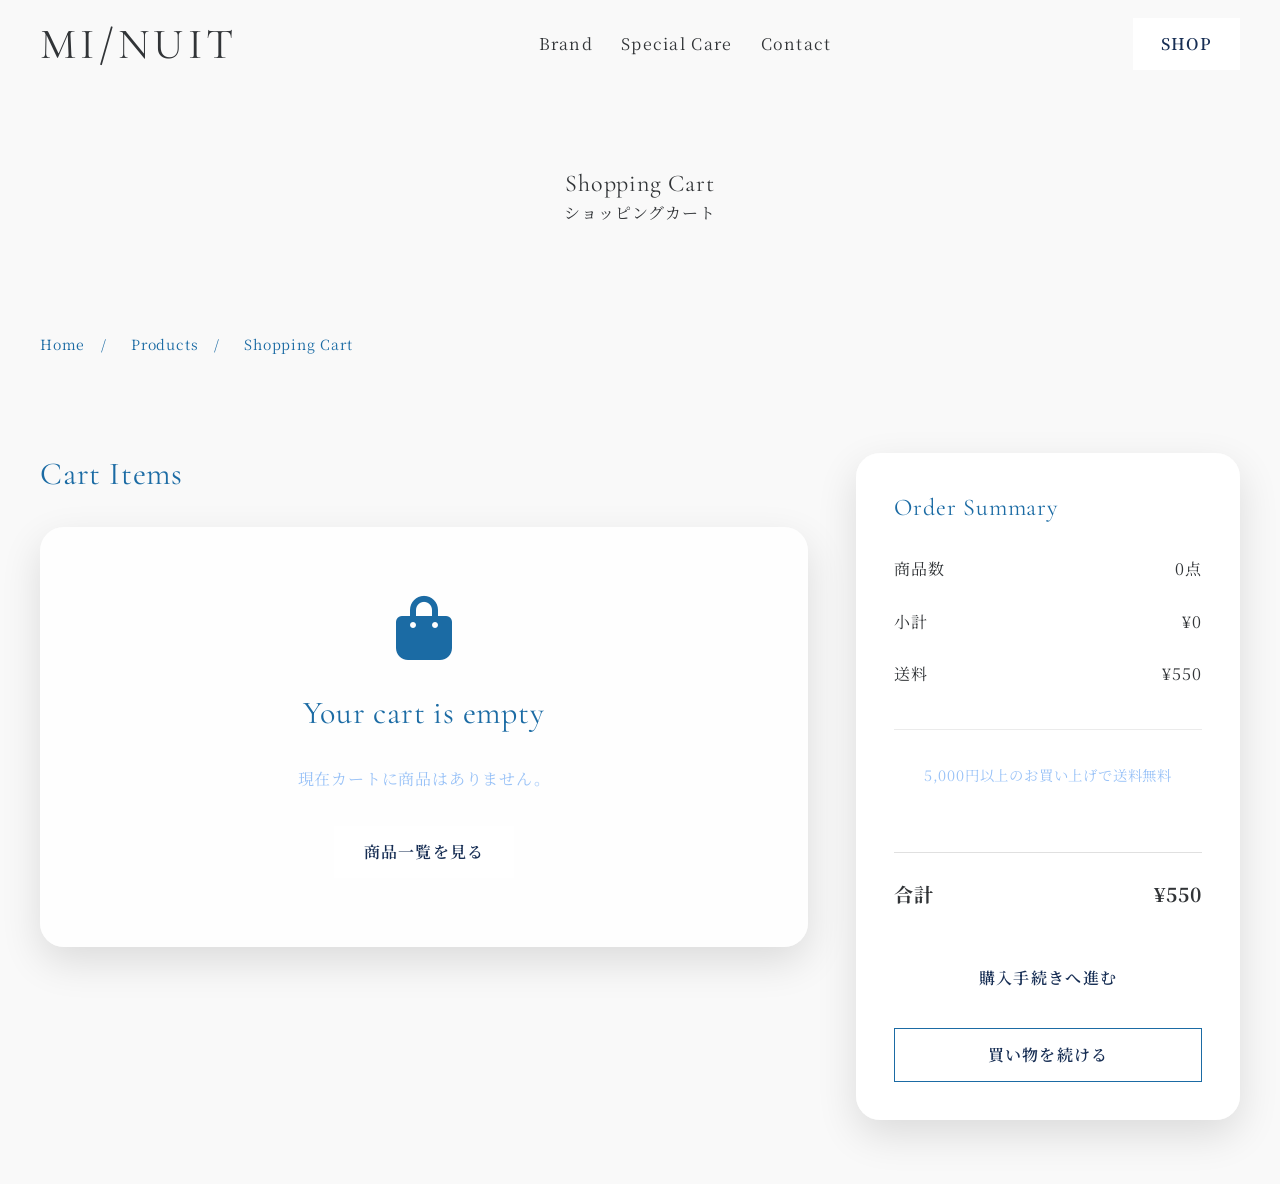
<file: cart.html>
<!DOCTYPE html>
<html lang="ja">
    <head>
        <meta charset="UTF-8">
        <meta name="viewport" content="width=device-width, initial-scale=1.0">
        <meta name="description" content="MI/NUITのカート中身のページです。">
        <!-- Google Fonts -->
        <link rel="preconnect" href="https://fonts.googleapis.com">
        <link rel="preconnect" href="https://fonts.gstatic.com" crossorigin>
        <link href="https://fonts.googleapis.com/css2?family=Cormorant+Garamond:ital,wght@0,300..700;1,300..700&family=Noto+Serif+JP:wght@200..900&display=swap" 
                rel="stylesheet">
        <!-- Font Awesome -->
        <link rel="stylesheet"
            href="https://cdnjs.cloudflare.com/ajax/libs/font-awesome/6.7.2/css/all.min.css">       
        <!-- CSS -->
        <link rel="stylesheet" href="css/reset.css">
        <link rel="stylesheet" href="css/common.css">
        <link rel="stylesheet" href="css/cart.css">
        <title>Shopping Cart | MI/NUIT</title>
    </head>
    <body class="cart">
        <header class="l-header l-header--light">
            <div class="l-container">
                <div class="l-header__inner">
                    <!-- Logo -->
                    <h1 class="l-header__logo">
                        <a href="index.html">MI/NUIT</a>
                    </h1>
                    <!-- Navigation -->
                    <button type="button" class="l-header__toggle" aria-controls="header-navigation" aria-expanded="false" aria-label="メニューを開く"><span></span><span></span><span></span></button>
                    <nav class="l-header__nav" id="header-navigation" aria-label="メインナビゲーション">
                        <ul class="l-header__menu">
                            <li class="l-header__item">
                                <a href="brand.html" class="l-header__link">
                                    Brand
                                </a>
                            </li>
                            <li class="l-header__item">
                                <a href="#special-care" class="l-header__link">
                                    Special Care
                                </a>
                            </li>
                            <li class="l-header__item">
                                <a href="contact.html" class="l-header__link">
                                    Contact
                                </a>
                            </li>
                        </ul>
                    </nav>
                    <!-- Button Area -->
                    <div class="l-header__actions">
                        <a href="products.html"class="c-button c-button--primary">
                            SHOP
                        </a>
                    </div>
                </div>
            </div>
        </header>
        <main>
            <section class="c-page-header">
                <div class="l-container">
                    <h1 class="c-page-header__title">
                        Shopping Cart
                    </h1>
                    <p class="c-page-header__subtitle">
                        ショッピングカート
                    </p>
                </div>
            </section>
            <nav class="c-breadcrumb"aria-label="パンくずリスト">
                <div class="l-container">
                    <ol class="c-breadcrumb__list">
                        <li class="c-breadcrumb__item">
                            <a
                                href="index.html"
                                class="c-breadcrumb__link">
                                Home
                            </a>
                        </li>
                        <li class="c-breadcrumb__item">
                            <a href="products.html"
                                class="c-breadcrumb__link">
                                Products
                            </a>
                        </li>
                        <li class="c-breadcrumb__item"aria-current="page">
                            Shopping Cart
                        </li>
                    </ol>
                </div>
            </nav>
            <section class="p-cart">
                <div class="l-container">
                    <div class="p-cart__layout">
                        <div class="p-cart__items">
                            <h2 class="p-cart__title">
                                Cart Items
                            </h2>
                            <div class="p-cart__list">
                                <!-- JSで商品カードを生成 -->
                            </div>
                        </div>
                        <aside class="p-cart__summary">
                            <h2 class="p-cart__summary-title">
                                Order Summary
                            </h2>
                            <dl class="p-cart__summary-list">
                                <div class="p-cart__summary-row">
                                    <dt>商品数</dt>
                                    <dd id="cart-count">
                                        0点
                                    </dd>
                                </div>
                                <div class="p-cart__summary-row">
                                    <dt>小計</dt>
                                    <dd id="cart-subtotal">
                                        ¥0
                                    </dd>
                                </div>
                                <div class="p-cart__summary-row">
                                    <dt>送料</dt>
                                    <dd id="cart-shipping">
                                        ¥550
                                    </dd>
                                </div>
                            </dl>
                            <p
                                class="p-cart__shipping-message"
                                id="cart-shipping-message">
                                5,000円以上のお買い上げで送料無料
                            </p>
                            <dl class="p-cart__summary-list">
                                <div class="p-cart__summary-row
                                            p-cart__summary-row--total">
                                    <dt>合計</dt>
                                    <dd id="cart-total">
                                        ¥0
                                    </dd>
                                </div>
                            </dl>
                            <div class="p-cart__actions">
                                <a href="checkout.html"class="c-button 
                                                    c-button--primary c-button--block">
                                    購入手続きへ進む
                                </a>
                                <a href="products.html"class="c-button 
                                                                c-button--outline c-button--block">
                                    買い物を続ける
                                </a>
                            </div>
                        </aside>
                    </div>
                </div>
            </section>
        </main>
        <footer>

        </footer>
    </body>
    <script src="js/main.js"></script>
    <script src="js/cart.js"></script>
</html>
</file>
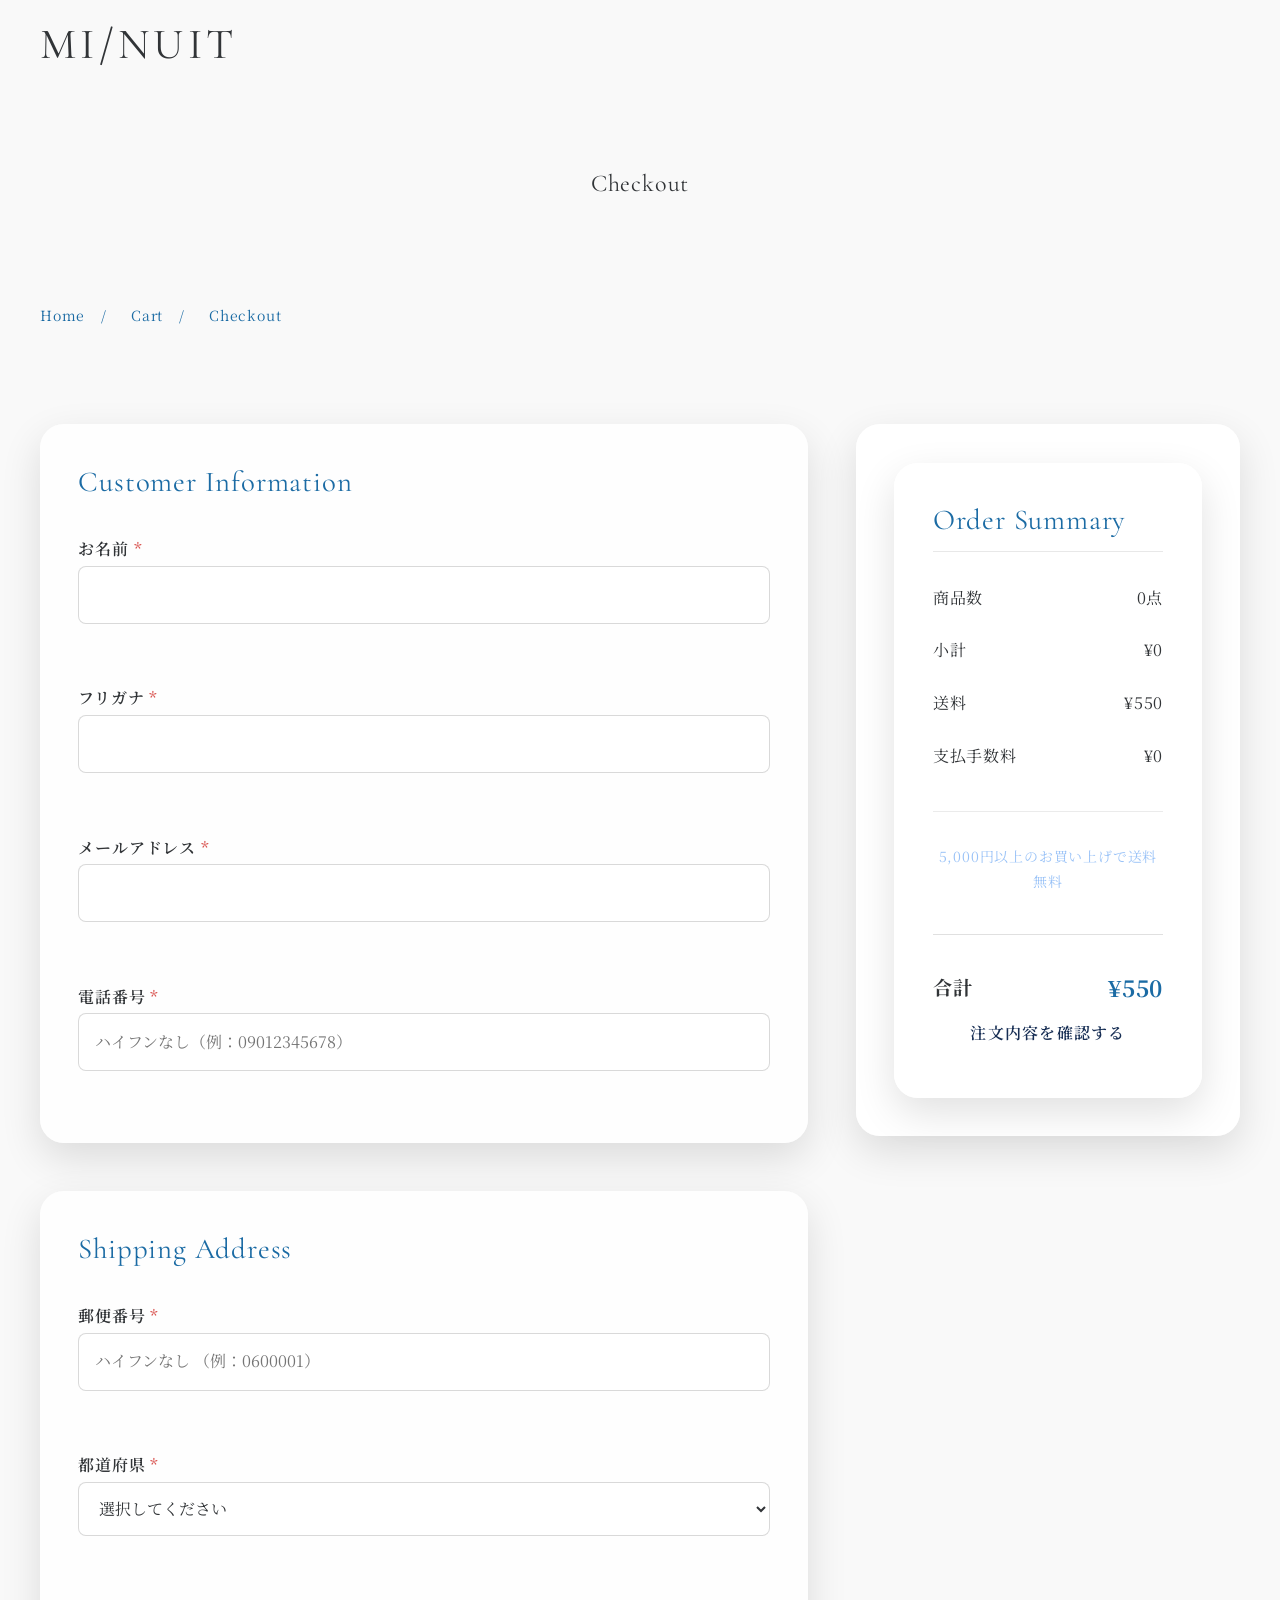
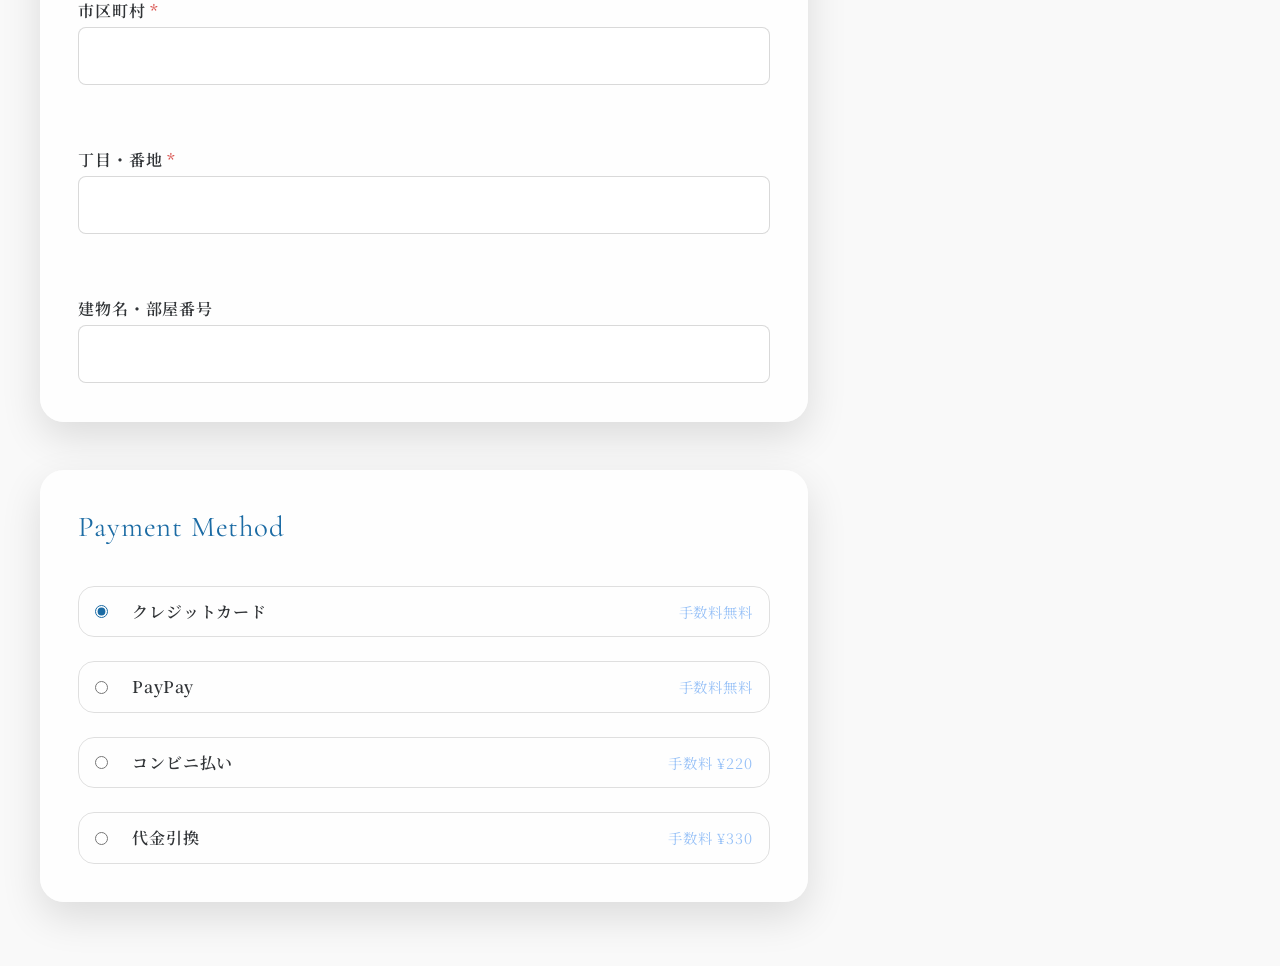
<file: checkout.html>
<!DOCTYPE html>
<html lang="ja">
    <head>
        <meta charset="UTF-8">
        <meta name="viewport" content="width=device-width, initial-scale=1.0">
        <meta name="description" content="MI/NUITのチェックアウトページです">
        <!-- Google Fonts -->
        <link rel="preconnect" href="https://fonts.googleapis.com">
        <link rel="preconnect" href="https://fonts.gstatic.com" crossorigin>
        <link href="https://fonts.googleapis.com/css2?family=Cormorant+Garamond:ital,wght@0,300..700;1,300..700&family=Noto+Serif+JP:wght@200..900&display=swap" 
                rel="stylesheet">
        <!-- Font Awesome -->
        <link rel="stylesheet"
                href="https://cdnjs.cloudflare.com/ajax/libs/font-awesome/6.7.2/css/all.min.css">
        <!-- CSS -->
        <link rel="stylesheet" href="css/reset.css">
        <link rel="stylesheet" href="css/common.css">
        <link rel="stylesheet" href="css/summary.css">
        <link rel="stylesheet" href="css/checkout.css">
        <title>Checkout| MI/NUIT</title>
    </head>
    <body>
        <header class="l-header l-header--light">
            <div class="l-container"><div class="l-header__inner">
                <h1 class="l-header__logo"><a href="index.html">MI/NUIT</a></h1>
            </div></div>
        </header>
        <main>
            <!-- ==========================================
                Page Header
            ========================================== -->
            <section class="c-page-header">
                <div class="l-container">
                    <h1 class="c-page-header__title">
                        Checkout
                    </h1>
                </div>
            </section>
            <!-- ==========================================
                Breadcrumb
            ========================================== -->
            <nav class="c-breadcrumb"aria-label="パンくずリスト">
                <div class="l-container">
                    <ol class="c-breadcrumb__list">
                        <li class="c-breadcrumb__item">
                            <a href="index.html">
                                Home
                            </a>
                        </li>
                        <li class="c-breadcrumb__item">
                            <a href="cart.html">
                                Cart
                            </a>
                        </li>
                        <li class="c-breadcrumb__item"aria-current="page">
                            Checkout
                        </li>
                    </ol>
                </div>
            </nav>
            <!-- ==========================================
            Checkout
            ========================================== -->
            <section class="p-checkout">
                <div class="l-container">
                    <div class="p-checkout__layout">
                        <!-- Checkout Form -->
                        <div class="p-checkout__form">
                            <section class="p-checkout-section">
                                <h2 class="p-checkout-section__title">
                                    Customer Information
                                </h2>
                                <div class="p-checkout-section__body">
                                    <div class="p-form-group">
                                        <label
                                            for="customer-name"
                                            class="p-form-group__label">
                                            お名前
                                            <span class="p-form-group__required">
                                                *
                                            </span>
                                        </label>
                                        <input
                                            id="customer-name"
                                            class="p-form-group__input"
                                            type="text"
                                            autocomplete="name"
                                            required>
                                        <p class="p-form-group__error"></p>
                                    </div>
                                    <div class="p-form-group">
                                        <label
                                            for="customer-kana"
                                            class="p-form-group__label">
                                            フリガナ
                                            <span class="p-form-group__required">
                                                *
                                            </span>
                                        </label>
                                        <input
                                            id="customer-kana"
                                            class="p-form-group__input"
                                            type="text"
                                            autocomplete="off"
                                            required>
                                        <p class="p-form-group__error"></p>
                                    </div>
                                    <div class="p-form-group">
                                        <label
                                            for="customer-email"
                                            class="p-form-group__label">
                                            メールアドレス
                                            <span class="p-form-group__required">
                                                *
                                            </span>
                                        </label>
                                        <input
                                            id="customer-email"
                                            class="p-form-group__input"
                                            type="email"
                                            autocomplete="email"
                                            required>
                                        <p class="p-form-group__error"></p>
                                    </div>
                                    <div class="p-form-group">
                                        <label
                                            for="customer-phone"
                                            class="p-form-group__label">
                                            電話番号
                                            <span class="p-form-group__required">
                                                *
                                            </span>
                                        </label>
                                        <input
                                            id="customer-phone"
                                            class="p-form-group__input"
                                            type="tel"
                                            autocomplete="tel"
                                            placeholder="ハイフンなし（例：09012345678）"
                                            required>
                                        <p class="p-form-group__error"></p>
                                    </div>
                                </div>
                            </section>
                            <section class="p-checkout-section">
                                <h2 class="p-checkout-section__title">
                                    Shipping Address
                                </h2>
                                <div class="p-checkout-section__body">
                                    <!-- Postal Code -->
                                    <div class="p-form-group">
                                        <label
                                            for="postal-code"
                                            class="p-form-group__label">
                                            郵便番号
                                            <span class="p-form-group__required">*</span>
                                        </label>
                                        <input
                                            id="postal-code"
                                            class="p-form-group__input"
                                            type="text"
                                            inputmode="numeric"
                                            autocomplete="postal-code"
                                            placeholder="ハイフンなし （例：0600001）"
                                            required>
                                        <p class="p-form-group__error"></p>
                                    </div>
                                    <!-- Prefecture -->
                                    <div class="p-form-group">
                                        <label
                                            for="prefecture"
                                            class="p-form-group__label">
                                            都道府県
                                            <span class="p-form-group__required">*</span>
                                        </label>
                                        <select
                                            id="prefecture"
                                            class="p-form-group__select"
                                            required>
                                            <option value="">選択してください</option>
                                            <option value="北海道">
                                                北海道
                                            </option>
                                            <option value="青森県">
                                                青森県
                                            </option>
                                            <option value="岩手県">
                                                岩手県
                                            </option>
                                            <option value="宮城県">
                                                宮城県
                                            </option>
                                            <option value="秋田県">
                                                秋田県
                                            </option>
                                            <option value="山形県">
                                                山形県
                                            </option>
                                            <option value="福島県">
                                                福島県
                                            </option>
                                            <option value="茨城県">
                                                茨城県
                                            </option>
                                            <option value="栃木県">
                                                栃木県
                                            </option>
                                            <option value="群馬県">
                                                群馬県
                                            </option>
                                            <option value="埼玉県">
                                                埼玉県
                                            </option>
                                            <option value="千葉県">
                                                千葉県
                                            </option>
                                            <option value="東京都">
                                                東京都
                                            </option>
                                            <option value="神奈川県">
                                                神奈川県
                                            </option>
                                            <option value="新潟県">
                                                新潟県
                                            </option>
                                            <option value="富山県">
                                                富山県
                                            </option>
                                            <option value="石川県">
                                                石川県
                                            </option>
                                            <option value="福井県">
                                                福井県
                                            </option>
                                            <option value="山梨県">
                                                山梨県
                                            </option>
                                            <option value="長野県">
                                                長野県
                                            </option>
                                            <option value="岐阜県">
                                                岐阜県
                                            </option>
                                            <option value="静岡県">
                                                静岡県
                                            </option>
                                            <option value="愛知県">
                                                愛知県
                                            </option>
                                            <option value="三重県">
                                                三重県
                                            </option>
                                            <option value="滋賀県">
                                                滋賀県
                                            </option>
                                            <option value="京都府">
                                                京都府
                                            </option>
                                            <option value="大阪府">
                                                大阪府
                                            </option>
                                            <option value="兵庫県">
                                                兵庫県
                                            </option>
                                            <option value="奈良県">
                                                奈良県
                                            </option>
                                            <option value="和歌山県">
                                                和歌山県
                                            </option>
                                            <option value="鳥取県">
                                                鳥取県
                                            </option>
                                            <option value="島根県">
                                                島根県
                                            </option>
                                            <option value="岡山県">
                                                岡山県
                                            </option>
                                            <option value="広島県">
                                                広島県
                                            </option>
                                            <option value="山口県">
                                                山口県
                                            </option>
                                            <option value="徳島県">
                                                徳島県
                                            </option>
                                            <option value="香川県">
                                                香川県
                                            </option>
                                            <option value="愛媛県">
                                                愛媛県
                                            </option>
                                            <option value="高知県">
                                                高知県
                                            </option>
                                            <option value="福岡県">
                                                福岡県
                                            </option>
                                            <option value="佐賀県">
                                                佐賀県
                                            </option>
                                            <option value="長崎県">
                                                長崎県
                                            </option>
                                            <option value="熊本県">
                                                熊本県
                                            </option>
                                            <option value="大分県">
                                                大分県
                                            </option>
                                            <option value="宮崎県">
                                                宮崎県
                                            </option>
                                            <option value="鹿児島県">
                                                鹿児島県
                                            </option>
                                            <option value="沖縄県">
                                                沖縄県
                                            </option>
                                        </select>
                                        <p class="p-form-group__error"></p>
                                    </div>
                                    <!-- City -->
                                    <div class="p-form-group">
                                        <label
                                            for="city"
                                            class="p-form-group__label">
                                            市区町村
                                            <span class="p-form-group__required">*</span>
                                        </label>
                                        <input
                                            id="city"
                                            class="p-form-group__input"
                                            type="text"
                                            autocomplete="address-level2"
                                            required>
                                        <p class="p-form-group__error"></p>
                                    </div>
                                    <!-- Street -->
                                    <div class="p-form-group">
                                        <label
                                            for="street"
                                            class="p-form-group__label">
                                            丁目・番地
                                            <span class="p-form-group__required">*</span>
                                        </label>
                                        <input
                                            id="street"
                                            class="p-form-group__input"
                                            type="text"
                                            autocomplete="address-line1"
                                            required>
                                        <p class="p-form-group__error"></p>
                                    </div>
                                    <!-- Building -->
                                    <div class="p-form-group">
                                        <label
                                            for="building"
                                            class="p-form-group__label">
                                            建物名・部屋番号
                                        </label>
                                        <input
                                            id="building"
                                            class="p-form-group__input"
                                            type="text"
                                            autocomplete="address-line2">
                                    </div>
                                </div>
                            </section>
                            <section class="p-checkout-section">
                                <h2 class="p-checkout-section__title">
                                    Payment Method
                                </h2>
                                <div class="p-checkout-section__body">
                                    <fieldset class="p-payment">
                                        <legend class="u-visually-hidden">
                                            支払い方法
                                        </legend>
                                        <!-- Credit Card -->
                                        <label class="p-payment__item">
                                            <input
                                                type="radio"
                                                name="payment"
                                                value="credit"
                                                checked>
                                            <span class="p-payment__label">
                                                クレジットカード
                                            </span>
                                            <span class="p-payment__fee">
                                                手数料無料
                                            </span>
                                        </label>
                                        <!-- PayPay -->
                                        <label class="p-payment__item">
                                            <input
                                                type="radio"
                                                name="payment"
                                                value="paypay">
                                            <span class="p-payment__label">
                                                PayPay
                                            </span>
                                            <span class="p-payment__fee">
                                                手数料無料
                                            </span>
                                        </label>
                                        <!-- Convenience Store -->
                                        <label class="p-payment__item">
                                            <input
                                                type="radio"
                                                name="payment"
                                                value="convenience">
                                            <span class="p-payment__label">
                                                コンビニ払い
                                            </span>
                                            <span class="p-payment__fee">
                                                手数料 ¥220
                                            </span>
                                        </label>
                                        <!-- Cash on Delivery -->
                                        <label class="p-payment__item">
                                            <input
                                                type="radio"
                                                name="payment"
                                                value="cod">
                                            <span class="p-payment__label">
                                                代金引換
                                            </span>
                                            <span class="p-payment__fee">
                                                手数料 ¥330
                                            </span>
                                        </label>
                                    </fieldset>
                                </div>
                            </section>
                        </div>
                        <!-- Order Summary -->
                        <aside class="p-summary">
                            <div class="p-summary">
                                <h2 class="p-summary__title">
                                    Order Summary
                                </h2>
                                <!-- 商品一覧 -->
                                <div class="p-summary__products">
                                    <!-- JavaScriptで生成 -->
                                </div>
                                <!-- 合計情報 -->
                                <dl class="p-summary__list">
                                    <div class="p-summary__row">
                                        <dt>商品数</dt>
                                        <dd id="checkout-count">
                                            0点
                                        </dd>
                                    </div>
                                    <div class="p-summary__row">
                                        <dt>小計</dt>
                                        <dd id="checkout-subtotal">
                                            ¥0
                                        </dd>
                                    </div>
                                    <div class="p-summary__row">
                                        <dt>送料</dt>
                                        <dd id="checkout-shipping">
                                            ¥550
                                        </dd>
                                    </div>
                                    <div class="p-summary__row">
                                        <dt>支払手数料</dt>
                                        <dd id="checkout-fee">
                                            ¥0
                                        </dd>
                                    </div>
                                </dl>
                                <!-- 送料無料案内 -->
                                <p class="p-summary__shipping-message"
                                    id="checkout-shipping-message">
                                    5,000円以上のお買い上げで送料無料
                                </p>
                                <!-- Total -->
                                <div class="p-summary__total">
                                    <span>
                                        合計
                                    </span>
                                    <strong id="checkout-total">
                                        ¥0
                                    </strong>
                                </div>
                                <button
                                    type="button"
                                    id="checkout-confirm"
                                    class="c-button
                                            c-button--primary
                                            c-button--block">
                                    注文内容を確認する
                                </button>
                            </div>
                        </aside>
                    </div>
                </div>
            </section>
        </main>
        <!-- Footer -->
        <footer class="footer">
            <!-- footer共通 -->
        </footer>
        <script src="js/main.js"></script>
        <script src="js/checkout.js"></script>
    </body>
</html>
</file>
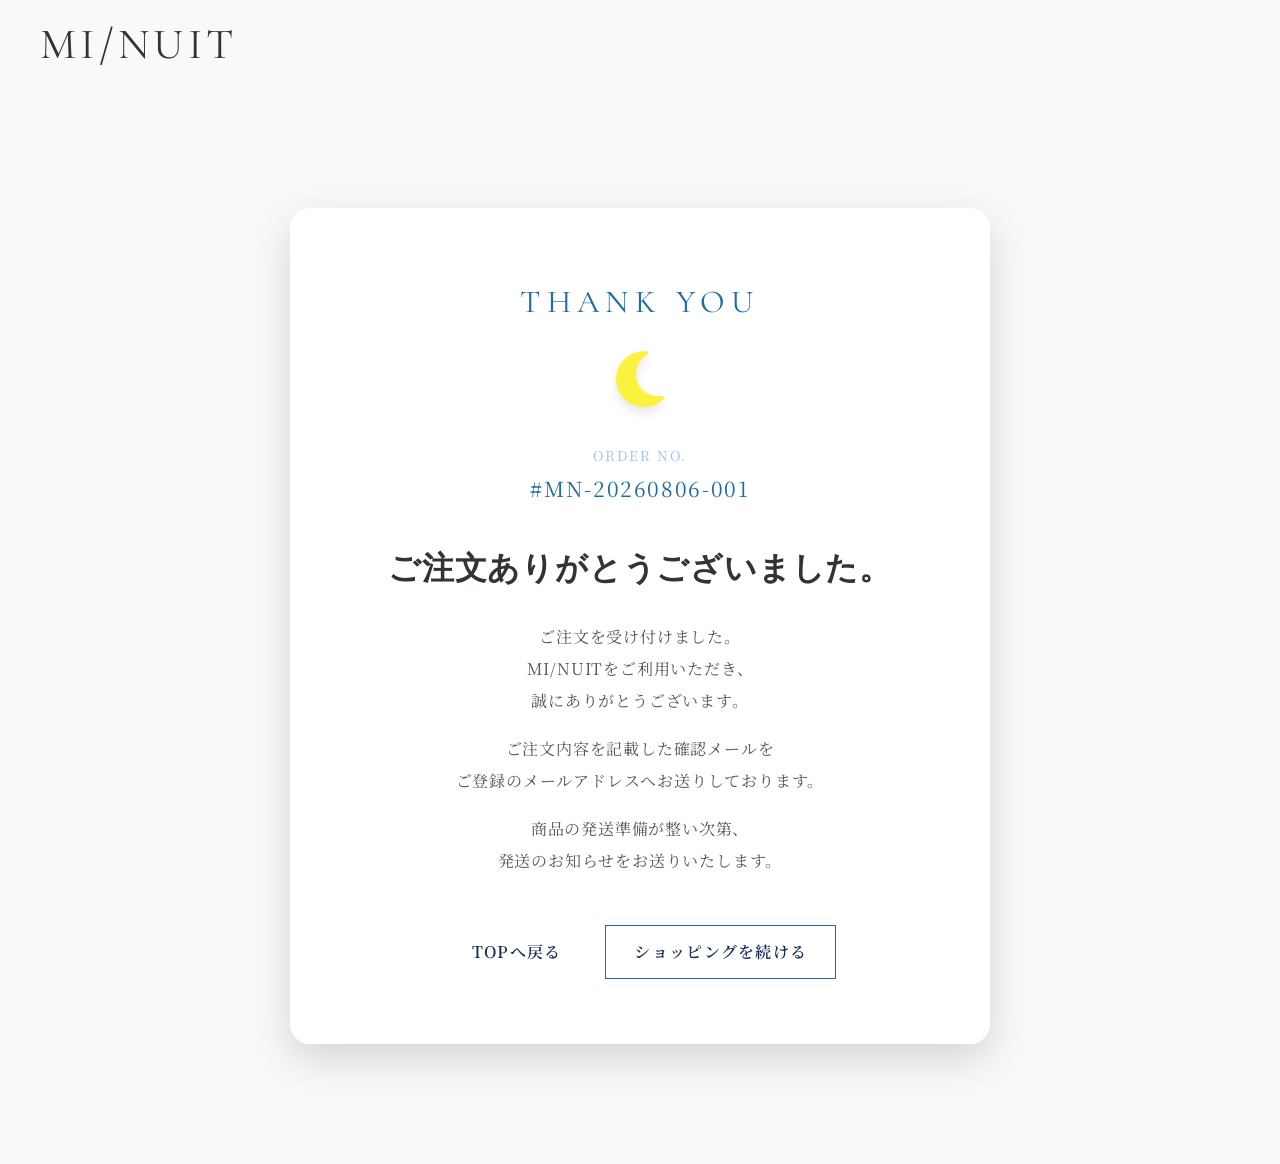
<file: complete.html>
<!DOCTYPE html>
<html lang="ja">
    <head>
        <meta charset="UTF-8">
        <meta name="viewport" content="width=device-width, initial-scale=1.0">
        <meta name="description" content="MI/NUITの注文完了ページです。">
        <!-- Google Fonts -->
        <link rel="preconnect" href="https://fonts.googleapis.com">
        <link rel="preconnect" href="https://fonts.gstatic.com" crossorigin>
        <link href="https://fonts.googleapis.com/css2?family=Cormorant+Garamond:ital,wght@0,300..700;1,300..700&family=Noto+Serif+JP:wght@200..900&display=swap" 
                rel="stylesheet">
        <!-- Font Awesome -->
        <link rel="stylesheet"
            href="https://cdnjs.cloudflare.com/ajax/libs/font-awesome/6.7.2/css/all.min.css">       
        <!-- CSS -->
        <link rel="stylesheet" href="css/reset.css">
        <link rel="stylesheet" href="css/common.css">
        <link rel="stylesheet" href="css/complete.css">
        <title>Complete | MI/NUIT</title>
    </head>
    <body>
        <header class="l-header l-header--light">
            <div class="l-header__inner">
                <h1 class="l-header__logo">
                    <a href="index.html">
                        MI/NUIT
                    </a>
                </h1>
            </div>
        </header>
        <main class="l-main">
            <section class="p-complete">
                <div class="l-container">
                    <div class="p-complete__card">
                        <p class="p-complete__sub-title">
                            Thank You
                        </p>
                        <i class="fa-solid fa-moon p-complete__icon"></i>
                        <div class="p-complete__order">
                            <p class="p-complete__order-label">
                                Order No.
                            </p>
                            <p class="p-complete__order-number">
                                #MN-20260806-001
                            </p>
                        </div>
                        <h2 class="p-complete__title">
                            ご注文ありがとうございました。
                        </h2>
                        <p class="p-complete__text">
                            ご注文を受け付けました。<br>
                            MI/NUITをご利用いただき、<br>
                            誠にありがとうございます。
                        </p>
                        <p class="p-complete__text">
                            ご注文内容を記載した確認メールを<br>
                            ご登録のメールアドレスへお送りしております。
                        </p>
                        <p class="p-complete__text">
                            商品の発送準備が整い次第、<br>
                            発送のお知らせをお送りいたします。
                        </p>
                        <div class="p-complete__buttons">
                            <a href="index.html"
                                class="c-button
                                        c-button--primary">
                                TOPへ戻る
                            </a>
                            <a href="products.html"
                                class="c-button
                                        c-button--outline">
                                ショッピングを続ける
                            </a>
                        </div>
                    </div>
                </div>
            </section>
        </main>
        <script src="js/complete.js" defer></script>
        <script src="js/main.js" defer></script>
    </body>
    </html>
</file>
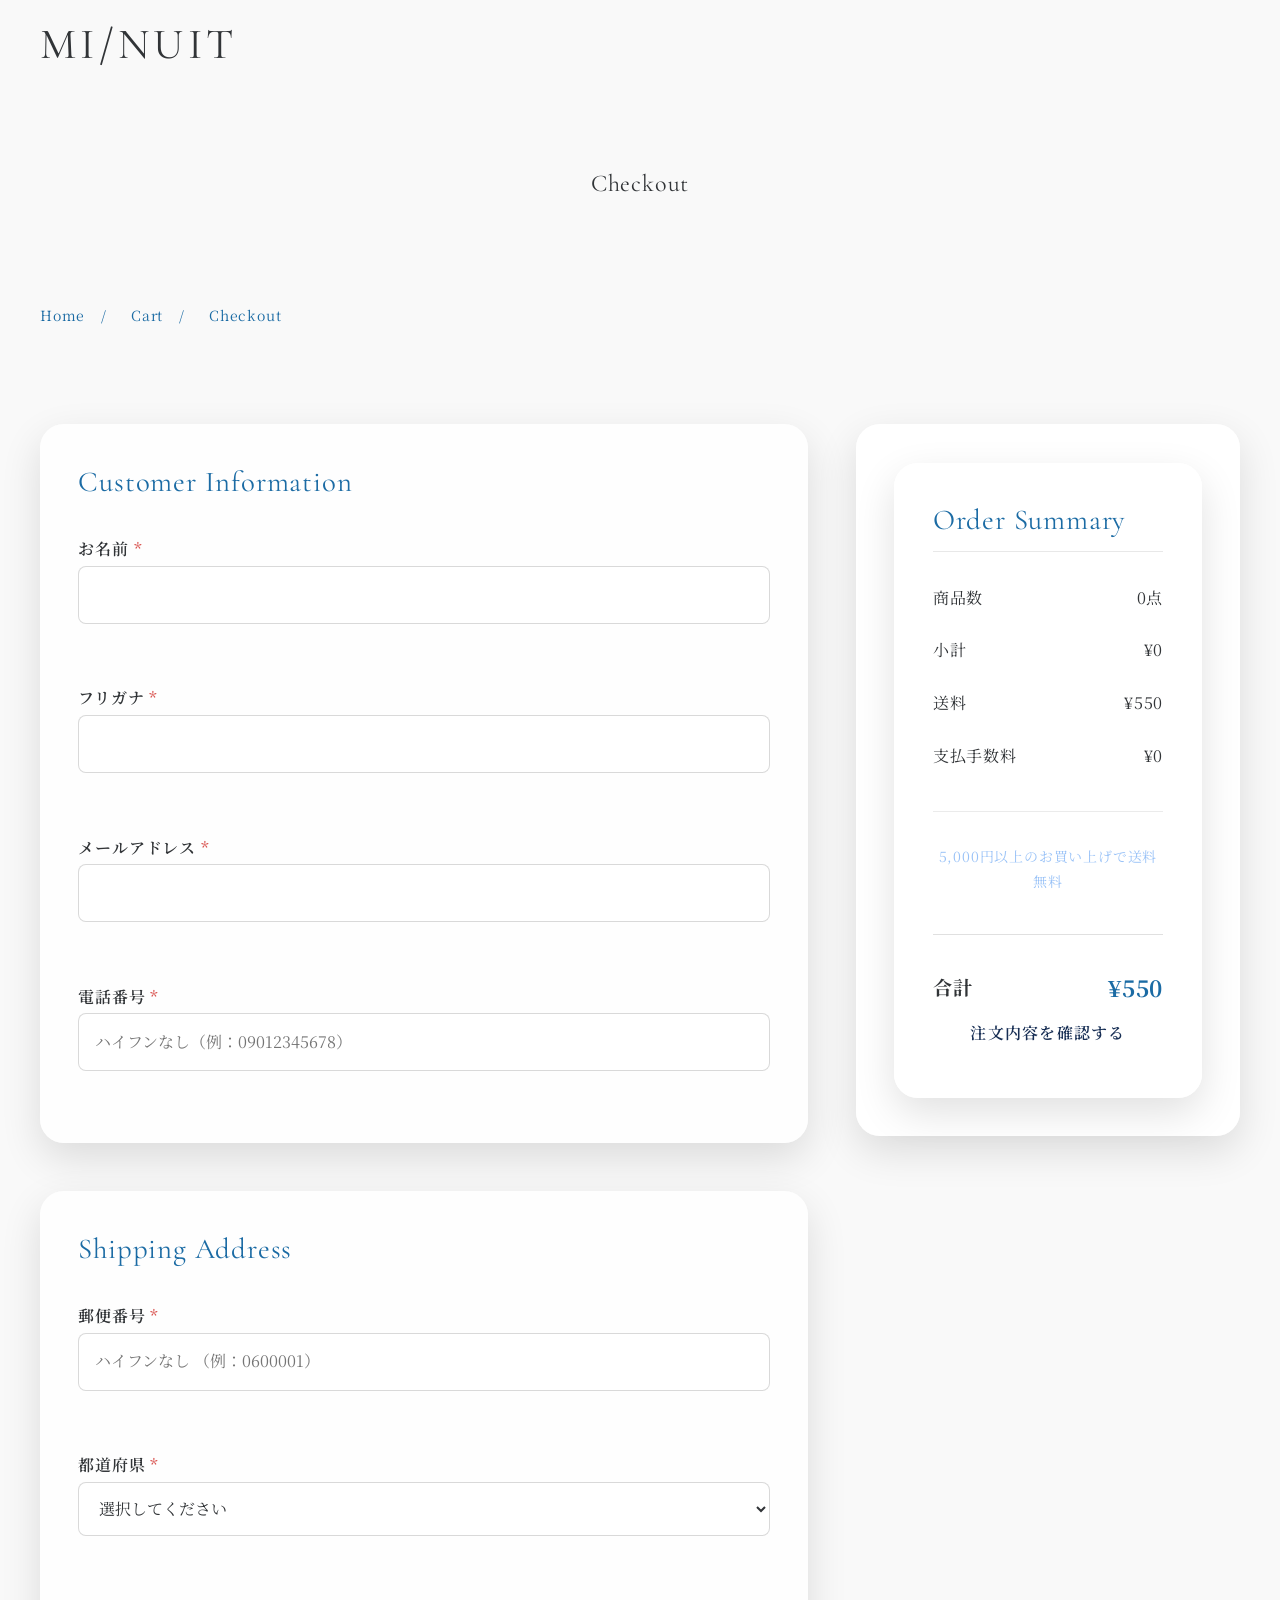
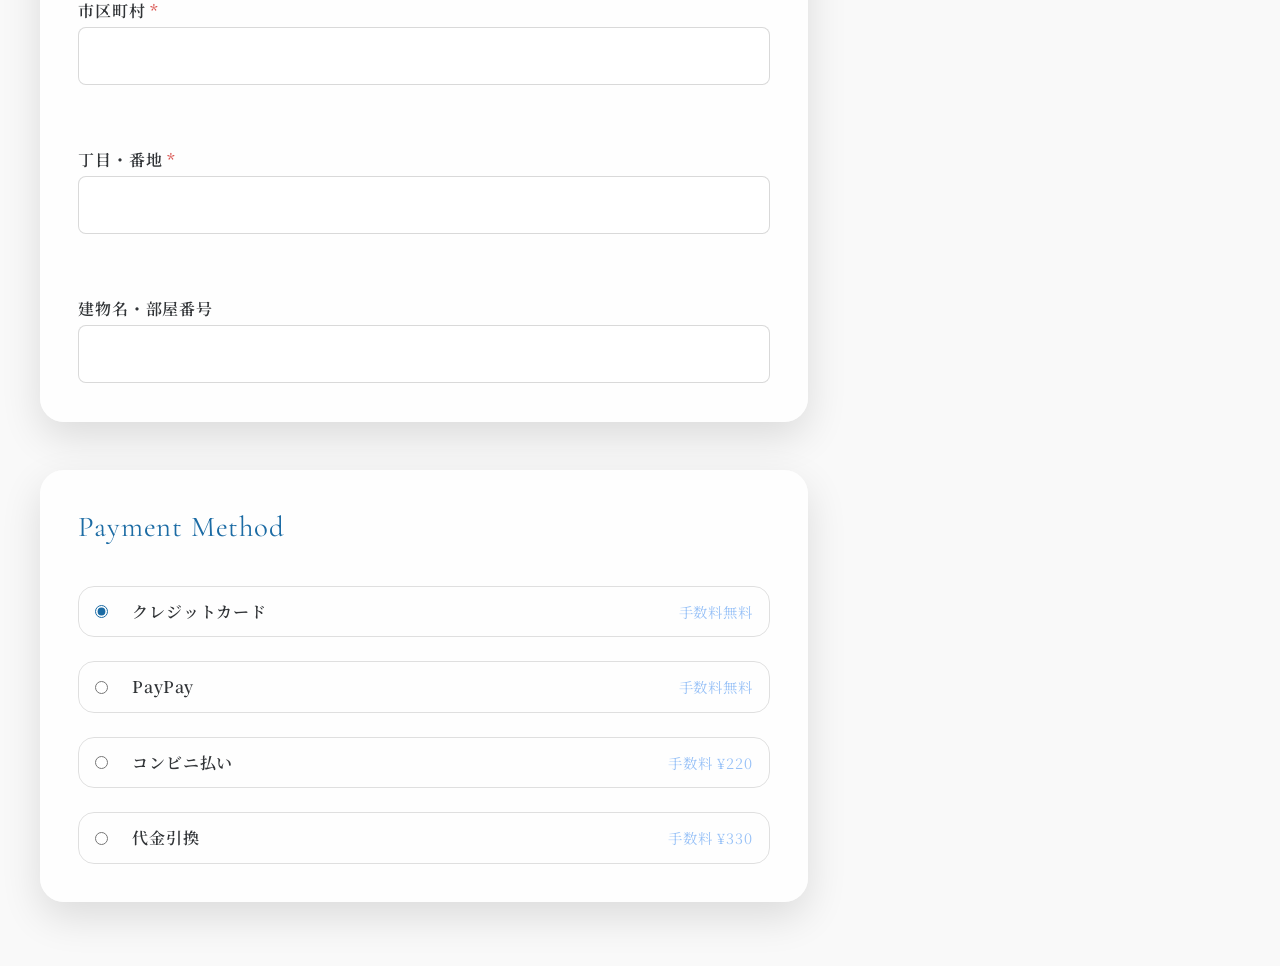
<file: confirm.html>
<!DOCTYPE html>
<html lang="ja">
    <head>
        <meta charset="UTF-8">
        <meta name="viewport" content="width=device-width, initial-scale=1.0">
        <meta name="description" content="MI/NUITの注文内容の最終確認ページです。">
        <!-- Google Fonts -->
        <link rel="preconnect" href="https://fonts.googleapis.com">
        <link rel="preconnect" href="https://fonts.gstatic.com" crossorigin>
        <link href="https://fonts.googleapis.com/css2?family=Cormorant+Garamond:ital,wght@0,300..700;1,300..700&family=Noto+Serif+JP:wght@200..900&display=swap" 
                rel="stylesheet">
        <!-- Font Awesome -->
        <link rel="stylesheet"
            href="https://cdnjs.cloudflare.com/ajax/libs/font-awesome/6.7.2/css/all.min.css">       
        <!-- CSS -->
        <link rel="stylesheet" href="css/reset.css">
        <link rel="stylesheet" href="css/common.css">
        <link rel="stylesheet" href="css/summary.css">
        <link rel="stylesheet" href="css/confirm.css">
        <title>Confirm | MI/NUIT</title>
    </head>
    <body>
        <header class="l-header l-header--light">
            <div class="l-header__inner">
                <h1 class="l-header__logo">
                    <a href="index.html">
                        MI/NUIT
                    </a>
                </h1>
            </div>
        </header>
        <main class="l-main">
            <section class="p-confirm">
                <div class="l-container">
                    <h2 class="c-section-heading">
                        Order Confirmation
                    </h2>
                    <div class="p-confirm__wrapper">
                        <div class="p-confirm__content">
                            <!-- Delivery -->
                            <section class="p-confirm-card">
                                <h3 class="p-confirm-card__title">
                                    お届け先
                                </h3>
                                <dl class="p-confirm-card__list">
                                    <div class="p-confirm-card__row">
                                        <dt>お名前</dt>
                                        <dd id="confirm-name"></dd>
                                    </div>
                                    <div class="p-confirm-card__row">
                                        <dt>フリガナ</dt>
                                        <dd id="confirm-kana"></dd>
                                    </div>
                                    <div class="p-confirm-card__row">
                                        <dt>電話番号</dt>
                                        <dd id="confirm-phone"></dd>
                                    </div>
                                    <div class="p-confirm-card__row">
                                        <dt>メールアドレス</dt>
                                        <dd id="confirm-email"></dd>
                                    </div>
                                    <div class="p-confirm-card__row">
                                        <dt>郵便番号</dt>
                                        <dd id="confirm-postal"></dd>
                                    </div>
                                    <div class="p-confirm-card__row">
                                        <dt>都道府県</dt>
                                        <dd id="confirm-prefecture"></dd>
                                    </div>
                                    <div class="p-confirm-card__row">
                                        <dt>市区町村</dt>
                                        <dd id="confirm-city"></dd>
                                    </div>
                                    <div class="p-confirm-card__row">
                                        <dt>番地</dt>
                                        <dd id="confirm-street"></dd>
                                    </div>
                                    <div class="p-confirm-card__row">
                                        <dt>建物名</dt>
                                        <dd id="confirm-building"></dd>
                                    </div>
                                </dl>
                            </section>
                            <!-- Payment -->
                            <section class="p-confirm-card">
                                <h3 class="p-confirm-card__title">
                                    お支払い方法
                                </h3>
                                <p id="confirm-payment"></p>
                            </section>
                        </div>
                        <aside class="p-summary">
                            <h3 class="p-summary__title">
                                Order Summary
                            </h3>
                            <p class="p-confirm__lead">
                                内容をご確認のうえ、<br>
                                「注文を確定する」を押してください。
                            </p>
                            <div class="p-summary__products">
                            </div>
                            <dl class="p-summary__list">
                                <div class="p-summary__row">
                                    <dt>商品数</dt>
                                    <dd id="confirm-count">
                                        0点
                                    </dd>
                                </div>
                                <div class="p-summary__row">
                                    <dt>小計</dt>
                                    <dd id="confirm-subtotal">
                                        ¥0
                                    </dd>
                                </div>
                                <div class="p-summary__row">
                                    <dt>送料</dt>
                                    <dd id="confirm-shipping">
                                        ¥0
                                    </dd>
                                </div>
                                <div class="p-summary__row">
                                    <dt>手数料</dt>
                                    <dd id="confirm-fee">
                                        ¥0
                                    </dd>
                                </div>
                                <div class="p-summary__row
                                            p-summary__total">
                                    <span>合計</span>
                                    <strong id="confirm-total">¥0</strong>
                                </div>
                            </dl>
                            <p
                                class="p-summary__shipping-message"
                                id="confirm-shipping-message">
                                5,000円以上のお買い上げで送料無料
                            </p>
                            <div class="p-confirm__actions">
                                <a
                                    href="checkout.html"
                                    class="c-button
                                            c-button--outline">
                                    入力内容を修正する
                                </a>
                                <button
                                    id="confirm-submit"
                                    type="button"
                                    class="c-button
                                            c-button--primary">
                                    注文を確定する
                                </button>
                            </div>
                        </aside>
                    </div>
                </div>
            </section>
        </main>  
            <script src="js/main.js"></script>
            <script src="js/confirm.js"></script>      
    </body>
</html>
</file>
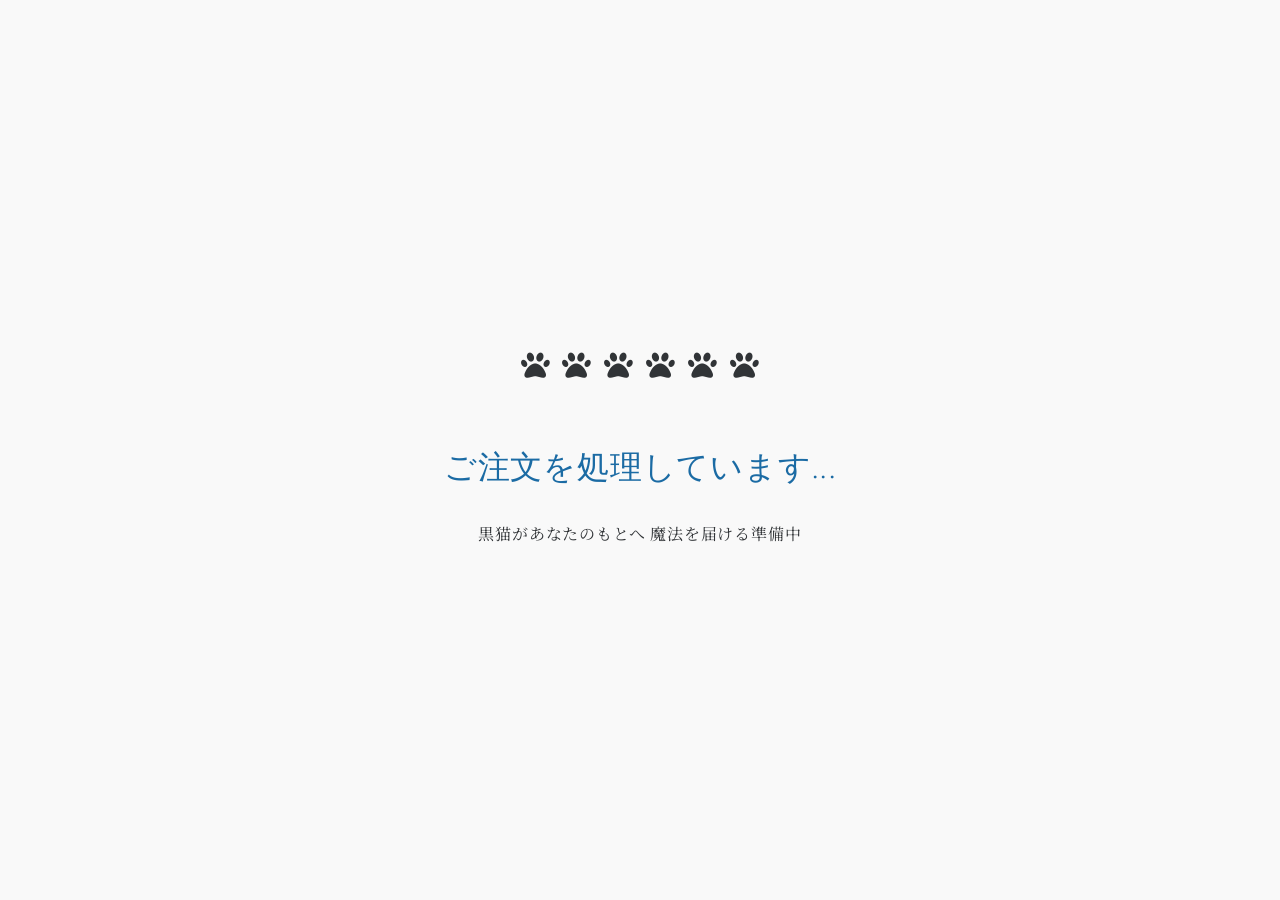
<file: loading.html>
<!DOCTYPE html>
<html lang="ja">
    <head>
        <meta charset="UTF-8">
        <meta name="viewport"content="width=device-width, initial-scale=1.0">
        <meta name="description" content="MI/NUITのloadingページです">
        <!-- Google Fonts -->
        <link rel="preconnect" href="https://fonts.googleapis.com">
        <link rel="preconnect" href="https://fonts.gstatic.com" crossorigin>
        <link href="https://fonts.googleapis.com/css2?family=Cormorant+Garamond:ital,wght@0,300..700;1,300..700&family=Noto+Serif+JP:wght@200..900&display=swap" 
                rel="stylesheet">
        <!-- Font Awesome -->
        <link rel="stylesheet"
                href="https://cdnjs.cloudflare.com/ajax/libs/font-awesome/6.7.2/css/all.min.css">       
        <title> Loading | MI/NUIT </title>
        <link rel="stylesheet"href="css/reset.css">
        <link rel="stylesheet" href="css/common.css">
        <link rel="stylesheet"href="css/loading.css">
        <script src="js/loading.js"defer></script>
    </head>
    <body>
        <main class="p-loading">
            <div class="p-loading__container">
                <div class="p-loading__footprints">
                </div>
                <p class="p-loading__text">
                    ご注文を処理しています...
                </p>
                <p class="p-loading__subtext">
                    黒猫があなたのもとへ
                    魔法を届ける準備中
                </p>
            </div>
        </main>
    </body>
</html>
</file>
<file: css/common.css>
@charset "UTF-8";

/* MI/NUIT COMMON STYLE
Architecture : FLOCSS + BEM */

/* ==================================================
01. Foundation
================================================== */

/* Design System */

:root {
    --color-primary: #1b6ba4;
    --color-primary-light: #ddf1fe;
    --color-accent: #176cadb1;
    --color-bg: #414244;
    --color-bg-light: #172e54;
    --color-white: #ffffff;
    --color-black: #000000;
    --color-primary-dark: #243B73;
    --color-text: #313437;
    --color-text-light: #99c2f7;
    --color-custom: #31a9ff;
    --color-header-scrolled:rgba(8, 18, 40, 0.65);
    --color-border: rgba(255, 255, 255, 0.118);
    --color-moon: #fdf228e1;

    /* Typography */

    --font-title: "Cormorant Garamond", serif;
    --font-body: "Noto Serif JP", serif;

    /* Layout */

    --container-width: 1200px;
    --container-padding: 32px;

    /* 8px Grid */

    --space-1: 8px;
    --space-2: 16px;
    --space-3: 24px;
    --space-4: 32px;
    --space-5: 40px;
    --space-6: 48px;
    --space-8: 64px;
    --space-10: 80px;
    --space-12: 96px;
    --space-16: 128px;
    --space-28: 224px;

    /* Radius */

    --radius-s: 8px;
    --radius-m: 16px;
    --radius-l: 24px;
    --radius-xl: 32px;
    --radius-pill:999px;

    /* Button */

    --radius-button: 10px;

    /* Shadow */

    --shadow-soft:
        0 10px 30px rgba(0,0,0,.08);
    --shadow-card:
        0 15px 40px rgba(0,0,0,.12);
    --header-shadow-scrolled:
        0 8px 24px rgba(0,0,0,.15);
    --text-shadow1:
        0 5px 20px rgba(237, 233, 233, 0.495);
    --text-shadow2:
        0 4px 6px#ffffff;
    --text-shadow3:
        0 10px 8px rgba(185, 219, 241, 0.882);
    --box-shadow1:
        0 18px 35px rgba(96, 146, 255, 0.312);
    --box-shadow2:
        0 8px 24px rgba(241, 238, 238, 0.463);
    --box-shadow3:
        0 18px 40px rgba(0, 0, 0, 0.12);
    
    /* Transition */

    --duration-slow: 1s;
    --duration-normal: .3s;
    --duration-fast1: 0.5s;
    --duration-fast: .8s;

    --ease-base: ease;

    --transition-base: .3s ease;
    --transition-fast: .2s ease;
    --transition: .35s ease;
    --transition-slow: .5s ease;

    --hover-lift:-8px;
    --hover-scale:1.05;

    /* z-index */

    --z-base:1;
    --z-sub:2;
    --z-content:10;
    --z-decoration:20;
    --z-header:100;
    --z-menu:200;
    --z-modal:1000;

    /* Button */

    --button-padding-y: 14px;
    --button-padding-x: 28px;
    --button-radius: 999px;

    /* Header */

    --header-height: 88px;
}

/*Reset */

*,
*::before,
*::after{
    margin: 0;
    padding: 0;
    box-sizing: border-box;
}

html{
    scroll-behavior: smooth;
}

img,
picture{
    display: block;
    max-width: 100%;
    height: auto;
}

ul,
ol{
    list-style: none;
}

a{
    color: inherit;
    text-decoration: none;
}

button{
    border: none;
    background: none;
    cursor: pointer;
    font: inherit;
}

input,
textarea,
select{
    color: inherit;
    font: inherit;
}

table{
    border-collapse: collapse;
    border-spacing: 0;
}

/* Base */

html{
    font-size: 100%;
}

body{
    overflow-x:hidden;
    color:var(--color-text);
    font-family:var(--font-body);
    font-size:1rem;
    line-height:1.8;
    letter-spacing:.05em;
    background:#f9f9f9;
}

h1,
h2,
h3,
h4,
h5,
h6{
    font-family: var(--font-title);
    font-weight: 400;
    line-height: 1.3;
}

p{
    line-height: 1.8;
}

img{
    vertical-align: bottom;
}

iframe{
    border: 0;
}

::selection{
    color: var(--color-white);
    background: var(--color-primary);
}

/* ==================================================
02. Layout
================================================== */

/* Container */

.l-container{
    width: min(var(--container-width),
           calc(100% - (var(--container-padding) * 2)));
    margin-inline: auto;
}

/* Wrapper*/

.l-wrapper{
    max-width: 1400px;
    margin-inline: auto;
}

/*  Section */

.l-section{
    padding-block: var(--space-16);
}

/* Section Inner */

.l-section-inner{
    display: flex;
    flex-direction: column;
    gap: var(--space-8);
}

/* ==================================================
03. Header
================================================== */
.l-header{
    position: fixed;
    top: 0;
    left: 0;
    width: 100%;
    z-index: var(--z-modal);
    transition:
        background var(--transition-base),
        backdrop-filter var(--transition-base),
        box-shadow var(--transition-base);
}

.l-header.is-scrolled{
    background: var(--color-header-scrolled);
    backdrop-filter: blur(14px);
    -webkit-backdrop-filter: blur(14px);
    box-shadow: var(--header-shadow-scrolled);
    border-bottom: 1px solid rgba(255,255,255,.08);
}

.l-header__inner{
    display: flex;
    justify-content: space-between;
    align-items: center;
    min-height: var(--header-height);
}

.l-header__logo a{
    color: var(--color-white);
    font-family: var(--font-title);
    font-size: 2.7rem;
    letter-spacing: .1em;
    transition: var(--transition);
}

.l-header__logo a:hover{
    color: var(--color-primary);
}

.l-header__nav{
    display: flex;
    align-items: center;
}

.l-header__menu{
    display: flex;
    align-items: center;
    gap: var(--space-5);
}

.l-header__link{
    position: relative;
    color: var(--color-white);
    font-size: 1rem;
    letter-spacing: .08em;
    transition: var(--transition);
}

.l-header__link::after{
    content: "";
    position: absolute;
    left: 0;
    bottom: -6px;
    width: 0;
    height: 2px;
    background: var(--color-primary);
    transition: var(--transition);
}

.l-header__link:hover{
    color: var(--color-primary);
}

.l-header__link:hover::after{
    width: 100%;
}

.l-header__actions{
    display: flex;
    align-items: center;
    gap: var(--space-2);
}



/* ==================================================
04. Component
================================================== */
/* ------------------------------------------
Section Heading
------------------------------------------ */

.c-section-heading{
    display: flex;
    justify-content: space-between;
    align-items: flex-end;
    gap: var(--space-4);
    margin-bottom: var(--space-8);
}

.c-section-heading__content{
    display: flex;
    flex-direction: column;
    gap: var(--space-1);
}

.c-section-heading__title{
    font-size: 2rem;
    color: var(--color-white);
    font-weight: bold;
}

.c-section-heading__subtitle{
    color: var(--color-text);
    font-family: var(--font-title);
    text-shadow: 0 3px 6px white;
    font-weight: 700;
    font-size: 1.3rem;
    letter-spacing: .25em;
    text-transform: uppercase;
}

.c-section-heading__description{
    max-width: 700px;
    font-weight: 400;
    color: var(--color-primary-light);
}

/* View More */
.c-view-more{
    display: inline-flex;
    align-items: center;
    gap: var(--space-1);
    color: var(--color-primary);
    font-family: var(--font-title);
    transition: var(--transition);
}

.c-view-more i{
    transition: var(--transition);
}

.c-view-more:hover{
    opacity:.8;
}

.c-view-more:hover i{
    transform:translateX(8px);
}

/* ------------------------------------------
Button
------------------------------------------ */
/* Base */

.c-button{
    display: inline-flex;
    justify-content: center;
    align-items: center;
    gap: var(--space-1);
    min-width: 180px;
    min-height: 48px;
    padding: var(--button-padding-y) 
            var(--button-padding-x);
    border: none;
    font-size: 1rem;
    font-weight: 600;
    letter-spacing: .08em;
    text-decoration: none;
    cursor: pointer;
    transition:
        background-color .3s ease,
        color .3s ease,
        transform .3s ease,
        box-shadow .3s ease;
}

/* Focus */

.c-button:focus-visible{
    outline: 2px solid var(--color-primary-light);
    outline-offset: 4px;
}

/* Primary */

.c-button--primary{
    color: var(--color-bg-light);
    background: var(--color-white);

}

.c-button--primary:hover{
    background: var(--color-moon);
    color: var(--color-white);
    transform: translateY(-2px);
    box-shadow: 0 8px 20px rgba(0,0,0,.18);
}

/* Secondary */ 

.c-button--secondary{
    color: var(--color-primary);
    background: transparent;
}

.c-button--secondary:hover{
    color: var(--color-accent);
}

/* Outline */

.c-button--outline{
    color: var(--color-bg-light);
    background: var(--color-white);
    border: 1px solid var(--color-primary);
}

.c-button--outline:hover{
    background: var(--color-primary);
    color: var(--color-white);
    transform: translateY(-2px);
    box-shadow: 0 8px 20px rgba(0,0,0,.18); 
}

/* Ghost */

.c-button--ghost{
    background: transparent;
    color: var(--color-white);
}

.c-button--ghost:hover{
    color: var(--color-primary);
}

/* Link  */

.c-button--link{
    position: relative;
    display: inline-block;
    padding-bottom: 12px;
    color: var(--color-custom);
    text-shadow: 0 2px 10px rgba(255, 255, 255, 0.386);
    text-decoration: none;
    font-weight: 700;
    overflow: hidden;
    width: fit-content;
    flex: none;
}

.c-button--link::before,
.c-button--link::after{
    content: "";
    position: absolute;
    bottom: 0;
    left: 0;
    width: 100%;
    height: 1px;
    background: currentColor;
    opacity: .8;
}

.c-button--link::before{
    transform: translateX(0);
    transition: transform .55s cubic-bezier(.65,0,.35,1);
}

.c-button--link::after{
    transform: translateX(-101%);
    transition: transform .55s cubic-bezier(.65,0,.35,1);
}

.c-button--link:hover::before{
    transform: translateX(101%);
}

.c-button--link:hover::after{
    transform: translateX(0);
}

/* Modifier */

.c-button--small{
    min-width:140px;
    min-height:40px;
    font-size:.9rem;
}

.c-button--large{
    min-width:220px;
    min-height:56px;
    font-size:1.05rem;
}

.c-button--block{
    width:100%;
}

/* Element */

.c-button__icon{
    font-size:.95rem;
}

/* ------------------------------------------
Breadcrumb
------------------------------------------ */

.c-breadcrumb {
    padding-top: 80px;   /* お好みで調整 */
    padding-bottom: 40px
}

.c-breadcrumb__list {
    display: flex;
    align-items: center;
    gap: var(--space-2);
    list-style: none;
    font-size: 0.875rem;
}

.c-breadcrumb__list li {
    display: flex;
    align-items: center;
    color: var(--color-primary);
}

.c-breadcrumb__list li:not(:last-child)::after {
    content: "/";
    margin-inline: var(--space-2);
    color: var(--color-primary);
}

.c-breadcrumb__list a {
    color: var(--color-primary);
    text-decoration: none;
    transition: var(--transition);
}

.c-breadcrumb__list a:hover {
    color: var(--color-accent);
}

/* ------------------------------------------
Page Header
------------------------------------------ */

.c-page-header {
    text-align: center;
    padding-block: var(--space-10);
}

.c-page-header__heading {
    margin-bottom: var(--space-2);
    color: var(--color-accent);
    font-size: 0.875rem;
    font-weight: 600;
    letter-spacing: .2em;
    text-transform: uppercase;
}

.c-page-header__text {
    margin-bottom: var(--space-3);
    font-family: var(--font-title);
    color: var(--color-black);
    font-size: clamp(2.5rem, 5vw, 4rem);
    font-weight: 500;
    line-height: 1.2;
}

.c-page-header__description {
    max-width: 640px;
    margin-inline: auto;
    color: var(--color-text-light);
    line-height: 1.8;
}

/* ------------------------------------------
Back To Top
------------------------------------------ */

.c-back-to-top {
    position: fixed;
    right: var(--space-5);
    bottom: var(--space-5);
    z-index: var(--z-header);
    opacity: 0;
    visibility: hidden;
    transition: var(--transition);
}

.c-back-to-top.is-show {
    opacity: 1;
    visibility: visible;
}

.c-back-to-top__link {
    display: flex;
    justify-content: center;
    align-items: center;
    width: 72px;
    aspect-ratio: 1;
    border-radius: 50%;
    background: rgba(24, 23, 23, 0.9);
    backdrop-filter: blur(12px);
    box-shadow: var(--shadow-card);
    transition: var(--transition);
}

.c-back-to-top__link:hover {
    transform: translateY(-6px);
}

.c-back-to-top__icon {
    width: 28px;
    height: auto;
}

/* ------------------------------------------
Toast
------------------------------------------ */

.c-toast{
    position: fixed;
    top: var(--space-4);
    right: var(--space-4);

    display: flex;
    align-items: center;
    gap: var(--space-2);

    min-width: 280px;
    padding: var(--space-2) var(--space-3);

    color: var(--color-white);
    background: rgba(16, 33, 61, .92);

    border: 1px solid rgba(255,255,255,.12);
    border-radius: var(--radius-m);

    box-shadow: var(--shadow-card);
    backdrop-filter: blur(12px);

    opacity: 0;
    visibility: hidden;
    transform: translateY(-16px);

    transition: var(--transition);

    z-index: var(--z-modal);
}

.c-toast.is-show{
    opacity: 1;
    visibility: visible;
    transform: translateY(0);
}

.c-toast__icon{
    color: #7dd87d;
    font-size: 1rem;
}

.c-toast__text{
    font-size: .95rem;
}


/* ------------------------------------------
View More
------------------------------------------ */


/* ------------------------------------------
End Marker
------------------------------------------ */

.c-end-marker{
    display: flex;
    flex-direction: column;
    align-items: center;
    justify-content: center;
    gap: 1.5rem;
    padding: 5rem 0;
}

.c-end-marker__moon{
    width: 36px;
    height: auto;
    color: var(--color-moon);
    display: block;
}

.c-end-marker__line{
    position: relative;
    width: 1.5px;
    height: 180px;
    background: rgba(255,255,255,.18);
    border-radius: 999px;
    overflow: hidden;
}

.c-end-marker__particle{
    position: absolute;
    left: 50%;
    top: -8px;
    transform: translateX(-50%);
    width: 8px;
    height: 8px;
    border-radius: 50%;
    background: #fff7d6;
    box-shadow:
        0 0 8px rgba(255,247,214,.8),
        0 0 16px rgba(255,247,214,.5);
}


/* ==================================================
05. Utility
================================================== */

/* Display */
.u-block{
    display: block;
}

.u-inline-block{
    display: inline-block;
}

.u-hidden{
    display: none;
}

/* Flex */
.u-flex{
    display: flex;
}

.u-flex-center{
    display: flex;
    justify-content: center;
    align-items: center;
}

.u-flex-between{
    display: flex;
    justify-content: space-between;
    align-items: center;
}

/* Text */
.u-text-center{
    text-align: center;
}

.u-text-left{
    text-align: left;
}

.u-text-right{
    text-align: right;
}

/* Margin */
.u-mx-auto{
    margin-inline: auto;
}

/* Responsive */
.u-pc-only{
    display: block;
}

.u-sp-only{
    display: none;
}

.u-visually-hidden{
    position: absolute;
    width: 1px;
    height: 1px;
    padding: 0;
    margin: 1px;
    overflow: hidden;
    clip: rect(0,0,0,0);
    white-space: nowrap;
    border: 0;
}

/* ==================================================
06. Animation
================================================== */

.fade-up{
    opacity: 0;
    transform: translateY(40px);
    animation: fadeUp .8s forwards;
}

.fade-delay-1{
    animation-delay: .2s;
}

.fade-delay-2{
    animation-delay: .5s;
}

.fade-delay-3{
    animation-delay: .8s;
}

.fade-delay-4{
    animation-delay: 1.1s;
}

.fade-delay-5{
    animation-delay: 1.4s;
}

@keyframes fadeUp{
    to{
        opacity: 1;
        transform: translateY(0);
    }
}

body.is-menu-open{
    overflow:hidden;
}

/* Responsive layout refinement */

:root { --container-padding: clamp(16px, 3vw, 32px); }
html { scroll-padding-top: calc(var(--header-height) + 24px); }
:target { scroll-margin-block: calc(var(--header-height) + 24px); }
.l-header__inner { gap: clamp(16px, 2vw, 32px); }
.l-header__logo { flex-shrink: 0; white-space: nowrap; }
.l-header__menu { gap: clamp(16px, 2.2vw, 40px); }
.l-header__link { white-space: nowrap; }
.l-header__actions .c-button { min-width: 100px; }
.l-header > .l-header__inner { width: min(var(--container-width), calc(100% - var(--container-padding) * 2)); margin-inline: auto; }
.l-header--light { background: rgba(249,249,249,.94); }
.l-header--light .l-header__logo a, .l-header--light .l-header__link { color: var(--color-text); }
.l-header--light.is-scrolled { background: rgba(249,249,249,.94); }
.l-header--light + main { padding-top: var(--header-height); }
.l-section { padding-block: clamp(64px, 8vw, 128px); }
.c-button { min-width: min(180px, 100%); max-width: 100%; line-height: 1.5; }
.c-breadcrumb { padding-block: 24px 32px; }
.c-breadcrumb__list { flex-wrap: wrap; gap: 8px; }
.c-toast { top: calc(var(--header-height) + 16px); min-width: 0; max-width: calc(100% - 32px); right: 16px; }
.l-header__toggle { display: none; color: var(--color-white); }
.l-header--light .l-header__toggle { color: var(--color-text); }
.l-header__toggle:focus-visible, .l-header__link:focus-visible { outline: 2px solid var(--color-primary); outline-offset: 4px; }
@media (max-width: 1100px) {
    :root { --header-height: 72px; }
    .l-header .l-header__logo a { font-size: 2rem; }
    .l-header__toggle { display: grid; place-content: center; gap: 6px; width: 44px; height: 44px; flex-shrink: 0; margin-left: auto; }
    .l-header__toggle span { display: block; width: 24px; height: 1px; background: currentColor; }
    .l-header__nav { display: none; position: absolute; inset: var(--header-height) 0 auto; max-height: calc(100dvh - var(--header-height)); overflow-y: auto; padding: 24px var(--container-padding); background: rgba(8,18,40,.97); }
    .l-header.is-menu-open .l-header__nav { display: block; }
    .l-header__nav .l-header__link { color: var(--color-white); display: block; padding-block: 12px; }
    .l-header__menu { flex-direction: column; align-items: stretch; gap: 8px; }
    .l-header__actions { display: flex; }
    .l-header__actions .c-button { min-width: 0; padding: 10px 16px; }
}
@media (max-width: 768px) {
    .c-section-heading { flex-direction: column; align-items: flex-start; gap: 24px; margin-bottom: 40px; }
    .c-page-header { padding-block: 40px; }
    .c-back-to-top { right: 16px; bottom: 16px; }
    .c-back-to-top__link { width: 48px; }
}
@media (max-width: 375px) {
    .l-header__inner { gap: 8px; }
    .l-header .l-header__logo a { font-size: 1.8rem; }
    .l-header__actions .c-button { padding-inline: 12px; font-size: .875rem; }
}

/* Reuse the existing toggle as the menu close button. */
.l-header__toggle span { transition: transform .25s ease, opacity .25s ease; }
.l-header.is-menu-open .l-header__toggle span:nth-child(1) { transform: translateY(7px) rotate(45deg); }
.l-header.is-menu-open .l-header__toggle span:nth-child(2) { opacity: 0; }
.l-header.is-menu-open .l-header__toggle span:nth-child(3) { transform: translateY(-7px) rotate(-45deg); }
@media (prefers-reduced-motion: reduce) { .l-header__toggle span { transition: none; } }
</file>
<file: css/cart.css>
@charset "UTF-8";

/* ==========================================
01.Cart Layout
========================================== */

.p-cart{ 
    padding: var(--space-8) 0;
}

.p-cart__layout{
    display: grid;
    grid-template-columns: minmax(0,2fr) minmax(280px,1fr);
    gap: var(--space-6);
    align-items: start;
}

/* ==========================================
02.Cart Items
========================================== */

.p-cart__title{
    margin-bottom: var(--space-4);
    color: var(--color-primary);
    font-family: var(--font-title);
    font-size: 2rem;
}

.p-cart__list{
    display: flex;
    flex-direction: column;
    gap: var(--space-4);
}

.p-cart-card{
    display: grid;
    grid-template-columns: 120px 1fr auto;
    gap: var(--space-4);
    align-items: center;
    padding: var(--space-4);
    background: rgba(255,255,255,.88);
    border-radius: var(--radius-l);
    box-shadow: var(--shadow-card);
}

.p-cart-card__image{
    aspect-ratio: 1 / 1;
    overflow: hidden;
    border-radius: var(--radius-m);
    background: var(--color-background);
}

.p-cart-card__image img{
    width: 100%;
    height: 100%;
    object-fit: cover;
    display: block;
}

.p-cart-card__body{
    display: flex;
    flex-direction: column;
    gap: var(--space-2);
}

.p-cart-card__title{
    color: var(--color-primary);
    font-family: var(--font-title);
    font-size: 1.5rem;
}

.p-cart-card__option{
    color: var(--color-text-light);
    font-size: .95rem;
}

.p-cart-card__price{
    color: var(--color-text);
    font-weight: 700;
}

.p-cart-card__quantity{
    color: var(--color-text-light);
    font-size: .95rem;
}

.p-cart-card__quantity-btn{
    display: grid;
    place-items: center;
    width: 36px;
    height: 36px;
    border: 1px solid rgba(0,0,0,.12);
    border-radius: 50%;
    transition: var(--transition);
}

.p-cart-card__quantity-btn:hover{
    background: var(--color-primary);
    color:var(--color-white);
}

.p-cart-card__quantity-value{
    min-width: 24px;
    text-align: center;
    font-weight: 700;
}

.p-cart-card__remove{
    display: grid;
    place-items: center;
    width: 44px;
    height: 44px;
    color: var(--color-text-light);
    border-radius: 50%;
    transition: var(--transition);
}

.p-cart-card__remove:hover{
    color: #d33;
    background: #ffeaea;
}

/* ==========================================
03.Cart Summary
========================================== */

.p-cart__summary{
    position: sticky;
    top: 120px;
    padding: var(--space-5);
    background: rgba(255,255,255,.88);
    border-radius: var(--radius-l);
    box-shadow: var(--shadow-card);
    backdrop-filter: blur(12px);
}

.p-cart__summary-title{
    margin-bottom: var(--space-4);
    color: var(--color-primary);
    font-family: var(--font-title);
    font-size: 1.5rem;
}

.p-cart__summary-list{
    display: flex;
    flex-direction: column;
    gap: var(--space-3);
}

.p-cart__summary-row{
    display: flex;
    justify-content: space-between;
    align-items: center;
}

.p-cart__summary-row--total{
    padding-top: var(--space-3);
    margin-top: var(--space-3);
    border-top: 1px solid rgba(0,0,0,.12);
    font-size: 1.2rem;
    font-weight: 700;
}

.p-cart__shipping-message{
    margin: var(--space-5) 0;
    padding-top: var(--space-4);
    border-top: 1px solid rgba(0,0,0,.08);
    color: var(--color-text-light);
    font-size: .9rem;
    text-align: center;
}

/* ==========================================
04.Cart Actions
========================================== */

.p-cart__actions{
    display: flex;
    flex-direction: column;
    gap: var(--space-3);
    margin-top: var(--space-5);
}

/* ==========================================
05.Empty Cart
========================================== */
.p-cart-empty{
    display: flex;
    flex-direction: column;
    align-items: center;
    justify-content: center;
    gap: var(--space-4);
    min-height: 420px;
    padding: var(--space-6);
    background: rgba(255,255,255,.88);
    border-radius: var(--radius-l);
    box-shadow: var(--shadow-card);
    text-align: center;
}

.p-cart-empty__icon{
    color: var(--color-primary);
    font-size: 4rem;
}

.p-cart-empty__title{
    color: var(--color-primary);
    font-family: var(--font-title);
    font-size: 2rem;
}

.p-cart-empty__text{
    color: var(--color-text-light);
    line-height: 1.8;
}

/* ==========================================
06.Responsive
========================================== */

@media screen and (max-width:1024px){
    .p-cart__layout{
        grid-template-columns: 1fr;
    }

    .p-cart__summary{
        position: static;
    }

    .p-cart-card{
        grid-template-columns: 1fr;
        text-align: center;
    }

    .p-cart-card__remove{
        justify-self:center;
    }
}

/* Responsive layout refinement */

.p-cart-card { grid-template-columns: 100px minmax(0,1fr) auto; gap: 24px; }
.p-cart-card__body { min-width: 0; overflow-wrap: anywhere; }
.p-cart-card__image img { object-fit: contain; }
.p-cart-card__quantity { display: flex; align-items: center; gap: 8px; }
.p-cart-card__quantity-btn { width: 44px; height: 44px; }
.p-cart__summary, .p-cart-empty { padding: clamp(20px, 3vw, 40px); }
@media (max-width: 768px) {
    .p-cart-card { grid-template-columns: 1fr; padding: 24px; }
    .p-cart-card__image { width: min(180px,100%); justify-self: center; }
    .p-cart-card__quantity { justify-content: center; }
}
</file>
<file: css/summary.css>
@charset "UTF-8";

/* ==========================================
  Summary
  Cart / Checkout / Confirm 共通
========================================== */
/* =========================================
  01. Summary
========================================== */

.p-summary{
    position: sticky;
    top: 120px;
    padding: var(--space-5);
    background: rgba(255,255,255,.92);
    border-radius: var(--radius-l);
    box-shadow: var(--shadow-card);
}

.p-summary__title{
    margin-bottom: var(--space-4);
    padding-bottom: .75rem;
    border-bottom: 1px solid #e8e8e8;
    color: var(--color-primary);
    font-family: var(--font-title);
    font-size: 1.8rem;
}

.p-summary__row{
    display: flex;
    justify-content: space-between;
    align-items: center;
}

.p-summary__shipping-message{
    margin: var(--space-5) 0;
    padding-top: var(--space-4);
    border-top: 1px solid rgba(0,0,0,.08);
    color: var(--color-text-light);
    font-size: .875rem;
    text-align: center;
}

.p-summary__total{
    display: flex;
    justify-content: space-between;
    align-items: center;
    margin-top: var(--space-5);
    padding-top: var(--space-4);
    border-top: 1px solid rgba(0,0,0,.12);
    font-size: 1.2rem;
    font-weight: 700;
}

.p-summary__total strong{
    color: var(--color-primary);
    font-size: 1.4rem;
}

/* ==========================================
  02. Product
========================================== */
.p-summary-product__body{
    display: flex;
    flex-direction: column;
    gap: .25rem;
}

.p-summary-product{
    display: grid;
    grid-template-columns: 60px 1fr auto;
    gap: var(--space-3);
    align-items: center;
    margin-bottom: var(--space-5);
}

.p-summary-product__image{
    width: 60px;
    height: 60px;
    aspect-ratio: 1;
    object-fit: cover;
    border-radius: var(--radius-s);
}

.p-summary-product__name{
    font-weight: 600;
}

.p-summary-product__option{
    color: var(--color-text-light);
    font-size: .85rem;
}

.p-summary-product__quantity{
    font-weight: 700;
}

/* ==========================================
  03. List
========================================== */

.p-summary__list{
    display: flex;
    flex-direction: column;
    gap: var(--space-3);
    margin-top: var(--space-4);
}

/* ==========================================
  04. Responsive
========================================== */

@media screen and (max-width:768px){
  .p-summary{
        position: static;
    }
}

/* Responsive layout refinement */

.p-summary { padding: clamp(20px, 3vw, 40px); min-width: 0; }
.p-summary-product { grid-template-columns: 60px minmax(0,1fr) auto; gap: 12px; }
.p-summary-product__image { object-fit: contain; }
.p-summary-product__body { min-width: 0; overflow-wrap: anywhere; }
.p-summary__row, .p-summary__total { flex-wrap: wrap; gap: 8px; }
@media (max-width: 1024px) { .p-summary { position: static; } }
</file>
<file: css/checkout.css>
@charset "UTF-8";

/* ==========================================
01.Checkout Layout
========================================== */

.p-checkout{
    padding: var(--space-8) 0;
}

.p-checkout__layout{
    display: grid;
    grid-template-columns: minmax(0,2fr) minmax(280px,1fr);
    gap: var(--space-6);
    align-items: start;
}


.p-checkout__form{
    display: flex;
    flex-direction: column;
    gap: var(--space-6);
}

/* ==========================================
02.Checkout Section
========================================== */

.p-checkout-section{
    padding: var(--space-5);
    background: rgba(255,255,255,.9);
    border-radius: var(--radius-l);
    box-shadow: var(--shadow-card);
}

.p-checkout-section__title{
    margin-bottom: var(--space-5);
    color: var(--color-primary);
    font-family: var(--font-title);
    font-size: 1.8rem;
}

.p-checkout-section__body{
    display: flex;
    flex-direction: column;
    gap: var(--space-4);
}

/* ==========================================
03.Form
========================================== */

.p-form-group{
    display: flex;
    flex-direction: column;
    gap: .5rem;
}

.p-form-group__label{
    font-weight: 600;
}

.p-form-group__required{
    color: #d9534f;
}

.p-form-group__input{
    width: 100%;
    padding: .85rem 1rem;
    border: 1px solid rgba(0,0,0,.15);
    border-radius: var(--radius-s);
    transition: var(--transition);
}

.p-form-group__input:focus{
    outline: none;
    border-color: var(--color-primary);
    box-shadow: 0 0 0 3px rgba(109,194,255,.2);
}

.p-form-group__select{
    width: 100%;
    padding: .85rem 1rem;
    border: 1px solid rgba(0,0,0,.15);
    border-radius: var(--radius-s);
    background: var(--color-white);
    transition: var(--transition);
}

.p-form-group__select:focus{
    outline: none;
    border-color: var(--color-primary);
    box-shadow: 0 0 0 3px rgba(109,194,255,.2);
}

/* Payment */
.p-payment{
    display: flex;
    flex-direction: column;
    gap: var(--space-3);
    border: none;
}

.p-payment__item{
    display: flex;
    justify-content: space-between;
    align-items: center;
    gap: var(--space-3);
    padding: 1rem 1.25rem;
    border: 1px solid rgba(0,0,0,.12);
    border-radius: var(--radius-m);
    cursor: pointer;
    transition: var(--transition);
}

.p-payment__item:hover{
    border-color: var(--color-primary);
}

.p-payment__item input{
    accent-color: var(--color-primary);
}

.p-payment__label{
    flex: 1;
    font-weight: 600;
}

.p-payment__fee{
    color: var(--color-text-light);
    font-size: .9rem;
}

/* ==========================================
05.Validation
========================================== */

.p-form-group__error{
    min-height: 1.2rem;
    margin-top: .4rem;
    color: #c84d5b;
    font-size: .85rem;
    font-weight: 500;
}

/* ==========================================
06.Responsive
========================================== */

@media screen and (max-width:1024px){
    .p-checkout__layout{
        grid-template-columns: 1fr;
    }
}

/* Responsive layout refinement */

.p-checkout-section { padding: clamp(20px, 3vw, 40px); }
.p-checkout__form, .p-form-group, .p-payment { min-width: 0; }
.p-form-group__input, .p-form-group__select { min-width: 0; font-size: 1rem; }
.p-payment__item { flex-wrap: wrap; padding: 16px; }
.p-payment__fee { margin-left: auto; }
</file>
<file: css/complete.css>
@charset "UTF-8";

/* ==========================================
Fade In
========================================== */

body{
    opacity: 0;
    animation: fadeIn .8s ease forwards;
}

@keyframes fadeIn{

    from{
        opacity: 0;
        transform: translateY(6px);
    }

    to{
        opacity: 1;
        transform: translateY(0);
    }
}
/* ==========================================
01. Complete
========================================== */

.p-complete{
    padding: 120px 0;
}

/* ==========================================
02. Card
========================================== */

.p-complete__card{
    max-width: 700px;
    margin: 0 auto;
    padding: 4rem 3rem;
    text-align: center;
    background: rgba(255,255,255,.88);
    border: 1px solid rgba(255,255,255,.5);
    border-radius: 20px;
    backdrop-filter: blur(12px);
    box-shadow: 0 15px 40px rgba(0,0,0,.15);
}

/* ==========================================
03. Text
========================================== */

.p-complete__sub-title{
    margin-bottom: 1rem;
    color: var(--color-primary);
    font-family: var(--font-title);
    font-size: 2rem;
    letter-spacing: .2em;
    text-transform: uppercase;
}

.p-complete__title{
    margin-bottom: 2rem;
    font-size: 2rem;
    font-weight: 600;
}

.p-complete__text{
    margin-bottom: 1rem;
    line-height: 2;
    color: #555;
}

/* ===============================
Complete Icon
================================*/

.p-complete__icon{
    display: block;
    margin-bottom: var(--space-4);
    color: var(--color-moon);
    font-size: 4rem;
    text-shadow:
        0 6px 10px rgba(81, 80, 80, 0.129);
    animation:
        float 3s ease-in-out infinite;
}

@keyframes float{
    0%{
        transform: translateY(0);
    }

    50%{
        transform: translateY(-4px);
    }

    100%{
        transform: translateY(0);
    }
}

/* =========================
Order Number
============================ */

.p-complete__order{
    margin-bottom: var(--space-5);
}

.p-complete__order-label{
    margin-bottom: .2rem;
    color: var(--color-text-light);
    font-size: .85rem;
    letter-spacing: .15em;
    text-transform: uppercase;
}

.p-complete__order-number{
    color: var(--color-primary);
    font-family: var(--font-body);
    font-size: 1.3rem;
    letter-spacing: .08em;
}

/* ==========================================
04. Buttons
========================================== */

.p-complete__buttons{
    display: flex;
    justify-content: center;
    gap: var(--space-2);
    margin-top: 3rem;
    flex-wrap: wrap;
}

/* ==========================================
05. Responsive
========================================== */

@media (max-width: 768px){

    .p-complete{
        padding: 80px 0;
    }

    .p-complete__card{
        padding: 3rem 2rem;
    }

    .p-complete__title{
        font-size: 1.6rem;
    }

    .p-complete__buttons{
        flex-direction: column;
        align-items: center;
    }

    .p-complete__buttons .c-button{
        width: 100%;
        max-width: 320px;
    }
}

/* Responsive layout refinement */

.p-complete__card { padding: clamp(24px, 5vw, 64px) clamp(20px, 4vw, 48px); }
.p-complete__order-number { overflow-wrap: anywhere; }
.p-complete__buttons .c-button { min-width: 0; }
</file>
<file: css/confirm.css>
@charset "UTF-8";

/* ==========================================
01. Confirm
========================================== */

.p-confirm{
    padding: 80px 0 120px;
}

/* ==========================================
02. Layout
========================================== */

.p-confirm__wrapper{
    display: grid;
    grid-template-columns: minmax(0,2fr) minmax(280px,1fr);
    gap: var(--space-4);
    align-items: start;
}

.p-confirm__content{
    display: flex;
    flex-direction: column;
    gap: var(--space-4);
}

/* ==========================================
03. Card
========================================== */

.p-confirm-card{
    background: rgba(255,255,255,.88);
    border: 1px solid rgba(255,255,255,.5);
    border-radius: 20px;
    padding: 2rem;
    backdrop-filter: blur(12px);
    box-shadow: 0 10px 30px rgba(0,0,0,.08);
}

.p-confirm-card__title{
    margin-bottom: 1.5rem;
    padding-bottom: .75rem;
    border-bottom: 1px solid #e8e8e8;
    font-size: 1.25rem;
    color: var(--color-main);
}

/* ==========================
Lead
============================= */

.p-confirm__lead{
    margin: 1rem 0 2rem;
    text-align: center;
    line-height: 1.8;
    color: #666;
}

/* ==========================================
04. Information
========================================== */

.p-confirm-card__list{
    display: flex;
    flex-direction: column;
    gap: var(--space-2);
}

.p-confirm-card__row{
    display: grid;
    grid-template-columns: 140px 1fr;
    gap: var(--space-2);
    align-items: start;
}

.p-confirm-card__row dt{
    font-weight: 600;
    color: #666;
}

.p-confirm-card__row dd{
    word-break: break-word;
    line-height: 1.8;
}

/* ==========================================
05. Buttons
========================================== */

.p-confirm__actions{
    display: flex;
    flex-direction: column;
    gap: var(--space-2);
    margin-top: 2rem;
}

/* ==========================================
06. Responsive
========================================== */

@media (max-width: 1024px){

    .p-confirm{
        padding: 60px 0 80px;
    }

    .p-confirm__wrapper{
        grid-template-columns: 1fr;
    }
    
    .p-confirm-card__row{
        grid-template-columns: 1fr;
        gap: .5rem;
    }
}


/* Responsive layout refinement */

.p-confirm-card { padding: clamp(20px, 3vw, 32px); }
.p-confirm__content { min-width: 0; }
.p-confirm-card__row { grid-template-columns: 140px minmax(0,1fr); }
@media (max-width: 768px) { .p-confirm-card__row { grid-template-columns: 1fr; } }
</file>
<file: css/loading.css>
@charset "UTF-8";

/* ==========================================
  01. Loading
========================================== */

.p-loading{
    display: flex;
    justify-content: center;
    align-items: center;
    min-height: 100vh;
    padding: var(--space-6);
}

.p-loading__container{
    display: flex;
    flex-direction: column;
    align-items: center;
    text-align: center;
}

/* ==========================================
  02. Footprints
========================================== */

.p-loading__footprints{
    display: flex;
    flex-wrap: wrap;
    justify-content: center;
    gap: .75rem;
    min-height: 48px;
    margin-bottom: var(--space-5);
}

/* ==========================================
  03. Message
========================================== */

.p-loading__text{
    margin-bottom: var(--space-3);
    color: var(--color-primary);
    font-family: var(--font-title);
    font-size: 2rem;
}

.p-loading__subtext{
    color: var(--color-text);
    line-height: 1.8;
}

/* ==========================================
  04. Responsive
========================================== */

@media screen and (max-width:768px){
    .p-loading__text{
        font-size: 1.6rem;
    }
}

/* ==========================================
  05. Paw
========================================== */

.p-loading__paw{
    color: var(--color-text);
    font-size: 1.8rem;
    opacity: 0;
    animation: fadeIn .4s ease forwards;
}

@keyframes fadeIn{
    from{
        opacity: 0;
        transform: translateY(8px);
    }

    to{
        opacity: 1;
        transform: translateY(0);
    }
}
</file>
